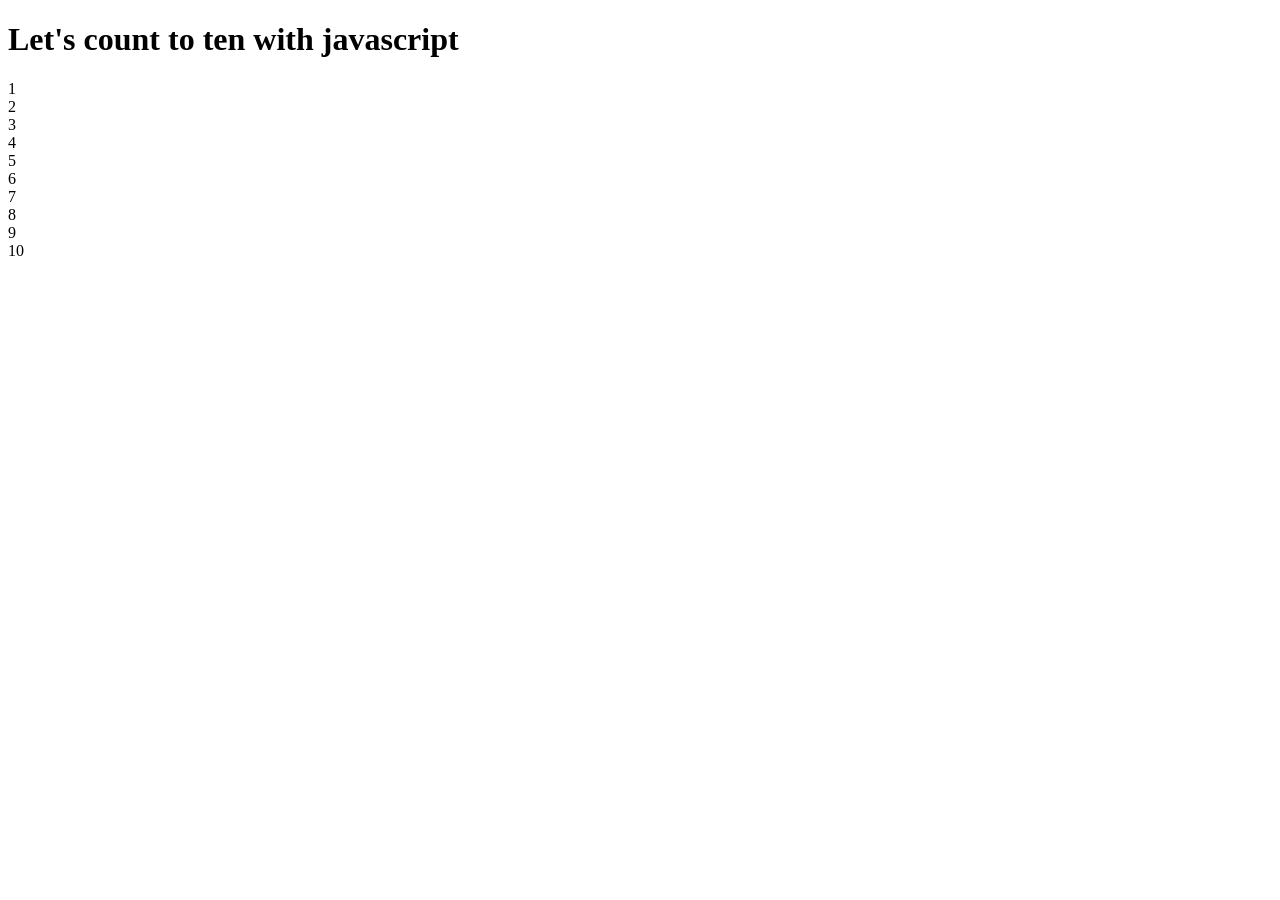
<file: index.html>
<!DOCTYPE html>
<html lang="en">
<head>
  <meta charset="UTF-8">
  <meta http-equiv="X-UA-Compatible" content="IE=Edge">
  <meta name="viewport" content="width=device-width, initial-scale=1">

  <title>HELLO, HTML!</title>
  <script>
  function countToTen () {
    var count = 0;
    while (count <10 ){
      count++;
      document.getElementById("theCount") .innerHTML += count + "<br>";
    }
  }
  </script>
</head>
<body onload="countToTen();">
  <h1>Let's count to ten with javascript</h1>
  <p id="theCount"></p>
</body>
</html>
</file>
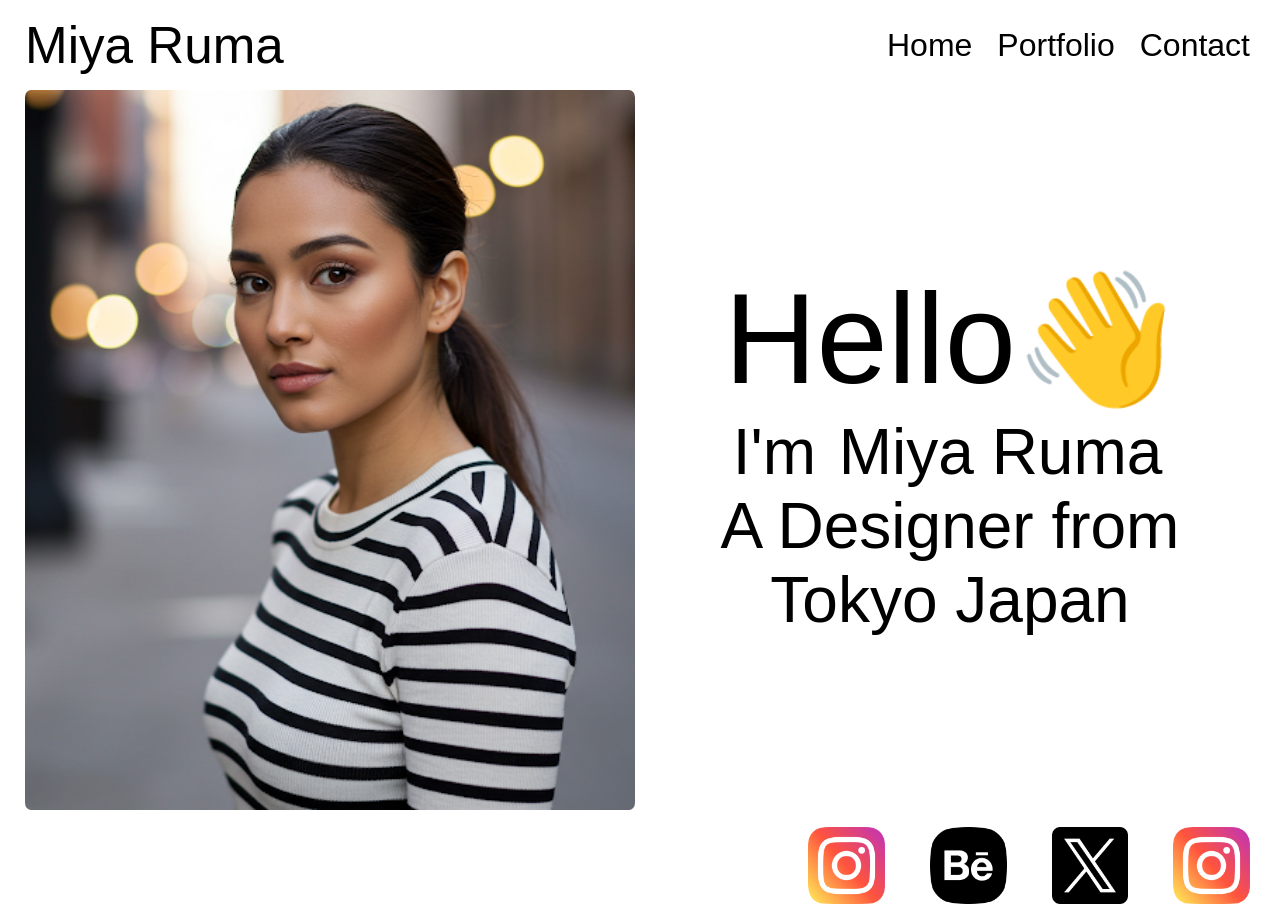
<file: media-queries/media.html>
<!DOCTYPE html>
<html lang="en">
<head>
  <meta charset="UTF-8">
  <meta name="viewport" content="width=device-width, initial-scale=1.0">
  <title>Media queries</title>
  <link rel="stylesheet" href="media.css" />
</head>
<body>
  <div class="container">
    <div class="header">
      <div class="header_logo">Miya Ruma</div>
      <div class="header_menu">
        <div class="header_menu1">Home</div>
        <div class="header_menu2">Portfolio</div>
        <div class="header_menu3">Contact</div>
      </div>
    </div>
    <div class="main">
      <div class="main-image"></div>
      <div class="main-text">
        <div class="main-text1">Hello👋</div>
        <div class="main-text2">I'm <span>Miya Ruma</span></div>
        <div class="main-text3">A Designer from</div>
        <div class="main-text4">Tokyo Japan</div>
      </div>
    </div>
    <div class="footer">
      <div class="footer-socials"><img src="./imgs/instagram_2111463.png" alt=""></div>
      <div class="footer-socials"><img src="./imgs/behance_3991703.png" alt=""></div>
      <div class="footer-socials"><img src="./imgs/twitter_5968830.png" alt=""></div>
      <div class="footer-socials"><img src="./imgs/instagram_2111463.png" alt=""></div>
    </div>
  </div>
  <!-- <div id="size">
     
  </div> -->

</body>
<script src="media.js"></script>
</html>
</file>
<file: media-queries/media.css>
* {
  margin: 0 5px;
  padding: 0;
  box-sizing: border-box;
}

body {
  font-family: sans-serif;
}

/*
.container{
  height: 100vh;
  display: flex;
  justify-content: center;
  align-items: center;
  background-color: #fff;
}
*/
.container {
  height: 100vh;
}

.header {
  display: flex;
  justify-content: space-between;
  height: 10%;
  align-items: center;
}
.header .header_logo {
  font-size: 4vw;
}
.header .header_menu {
  display: flex;
  font-size: 2.5vw;
  gap: 15px;
}

.main {
  height: 80%;
  display: flex;
}
.main .main-image {
  background-image: url("./imgs/woman-image.png");
  background-size: cover;
  background-repeat: no-repeat;
  border-radius: 1%;
  background-position: top center;
  width: 50%;
}
.main .main-text {
  width: 50%;
  display: flex;
  justify-content: center;
  align-items: center;
  flex-direction: column;
}
.main .main-text .main-text1 {
  font-size: 10vw;
}
.main .main-text .main-text2, .main .main-text .main-text3, .main .main-text .main-text4 {
  font-size: 5vw;
}

.footer {
  height: 10%;
  display: flex;
  justify-content: flex-end;
  align-items: center;
  gap: 2%;
  padding-top: 2%;
}
.footer .footer-socials img {
  width: 6vw;
}

#size {
  position: absolute;
  top: 60%;
  left: 50%;
  transform: translateX(-50%);
  font-size: 25px;
  color: red;
}

/* FIRST PROJECT

@media screen and (min-width: $abovedesktop){
  .container{
    background-color: $color-5;
  }
}


@media screen and (max-width: $desktop){
  .container{
    background-color: $color-4;
  }
}


@media screen and (max-width: $laptop){
  .container{
    background-color: $color-3;
  }
}

@media screen and (max-width: $tablet){
  .container{
    background-color: $color-2;
  }
}

@media screen and (max-width: $mobile){
  .container{
    background-color: $color-1;
  }
}
*/
@media (max-width: 600px) {
  .header {
    justify-content: center;
  }
  .header .header_logo {
    font-size: 40px;
  }
  .header .header_menu {
    display: none;
  }
  .main {
    flex-direction: column;
    align-items: center;
    justify-content: center;
  }
  .main .main-image {
    width: 200px;
    height: 200px;
    border-radius: 50%;
  }
  .main .main-text {
    width: 100%;
  }
  .main .main-text .main-text1 {
    font-size: 25px;
    font-weight: bold;
  }
  .main .main-text .main-text2, .main .main-text .main-text3, .main .main-text .main-text4 {
    font-size: 20px;
  }
  .footer {
    justify-content: center;
  }
  .footer .footer-socials, .footer img {
    width: 45px;
  }
}/*# sourceMappingURL=media.css.map */
</file>
